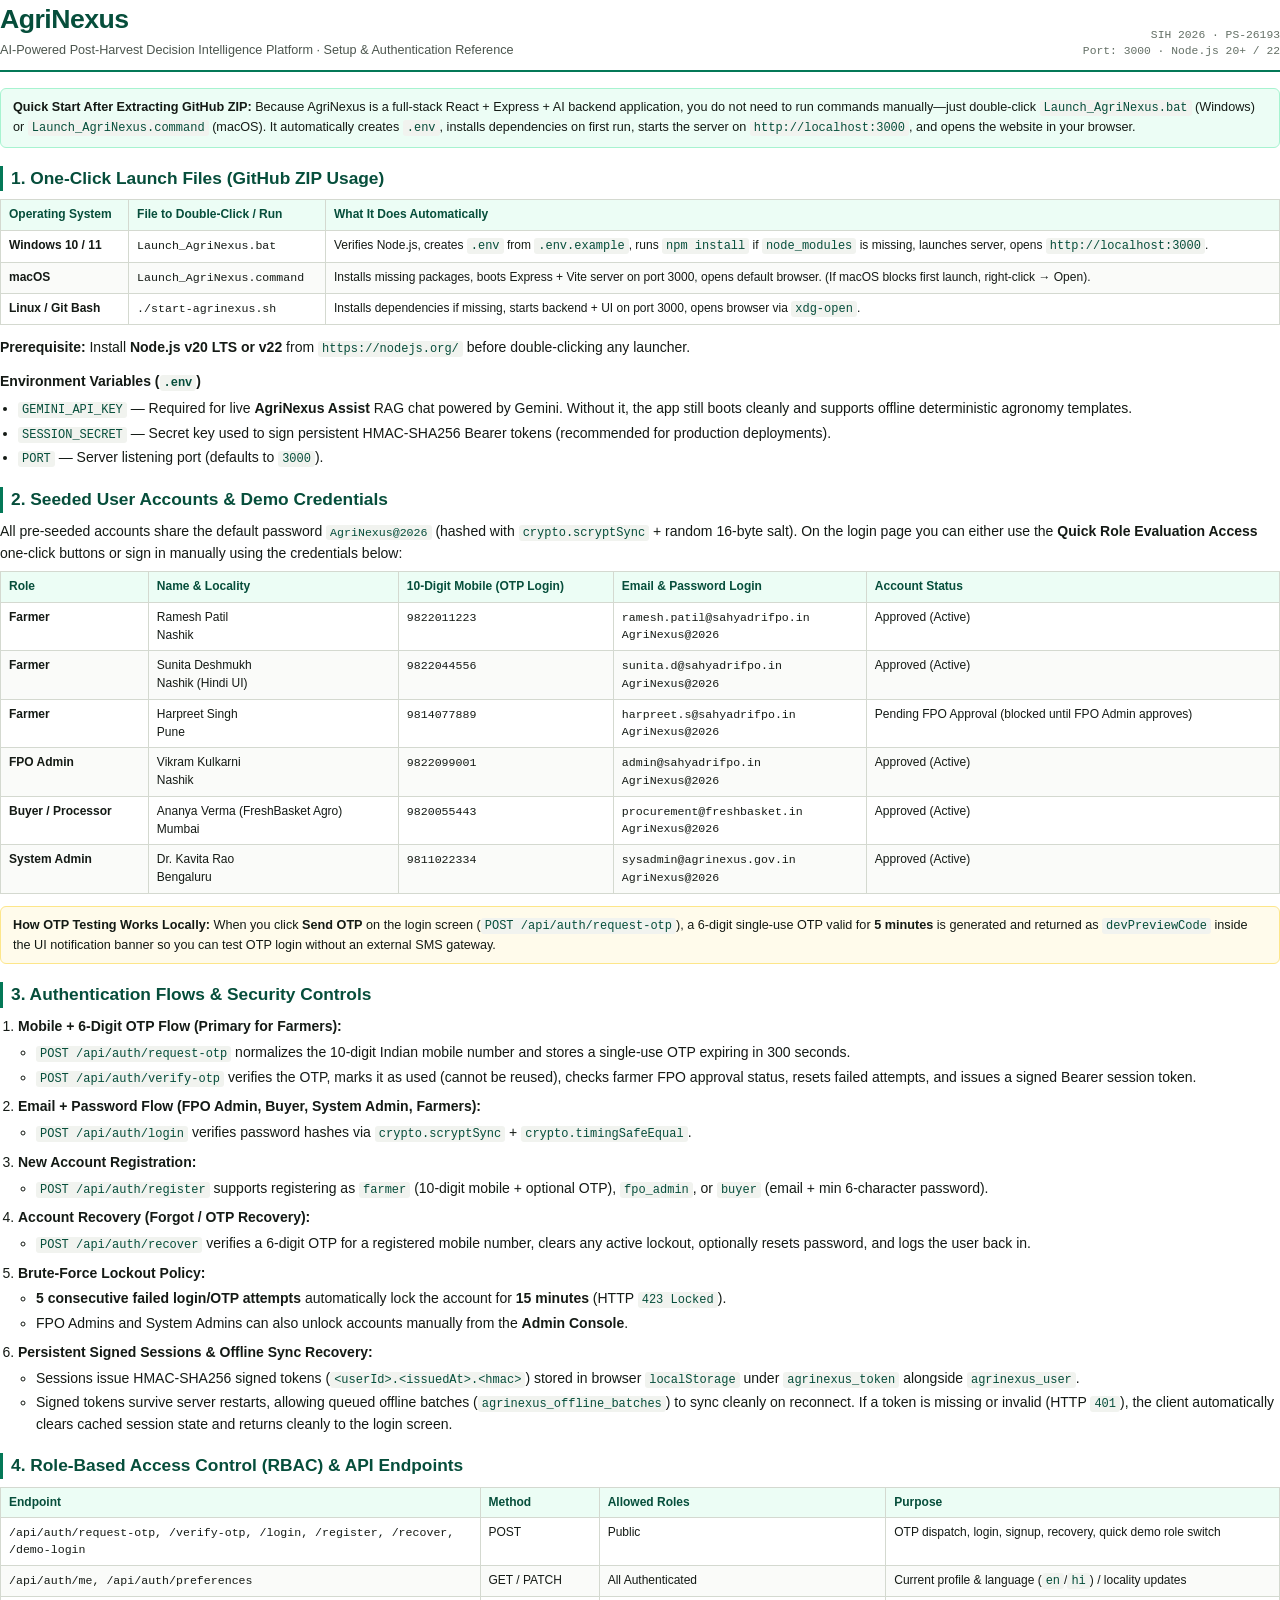
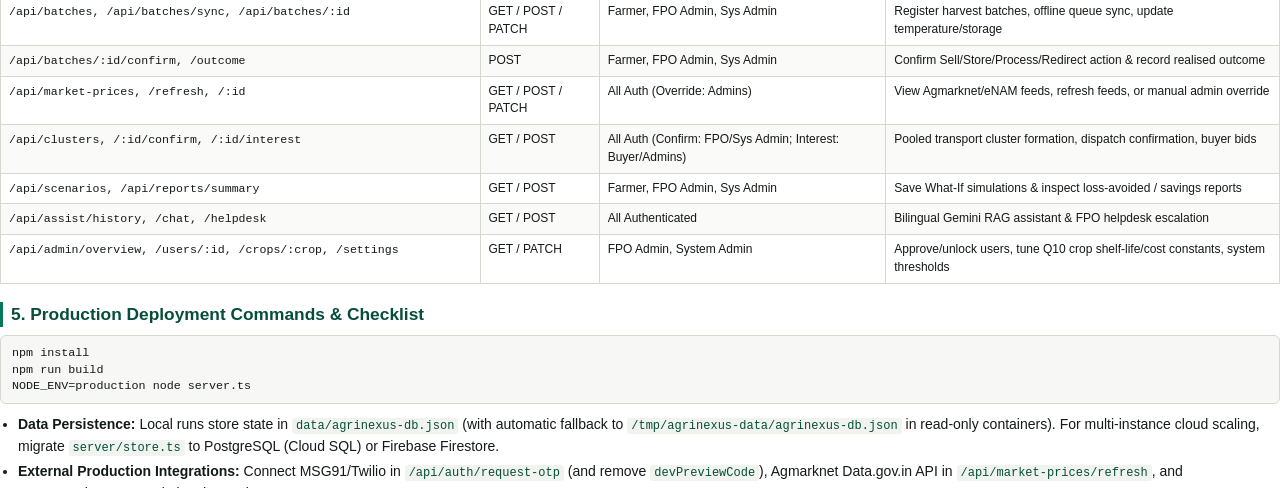
<file: .playwright-cli/guide.html>
<!doctype html>
<html lang="en">
<head>
<meta charset="UTF-8" />
<title>AgriNexus — Setup, 1-Click Launch & Authentication Guide</title>
<style>
  @page { size: A4; margin: 16mm 15mm 16mm 15mm; }
  * { box-sizing: border-box; }
  body {
    font-family: -apple-system, BlinkMacSystemFont, "Segoe UI", Roboto, Inter, Arial, sans-serif;
    color: #141A15;
    line-height: 1.48;
    font-size: 10.5pt;
    margin: 0;
    padding: 0;
  }
  .header {
    border-bottom: 2px solid #047857;
    padding-bottom: 10px;
    margin-bottom: 16px;
    display: flex;
    justify-content: space-between;
    align-items: flex-end;
  }
  .brand { font-size: 20pt; font-weight: 800; color: #064E3B; letter-spacing: -0.02em; }
  .subtitle { font-size: 9.5pt; color: #4B554D; margin-top: 2px; }
  .meta { font-size: 8.5pt; color: #647066; text-align: right; font-family: ui-monospace, monospace; }
  h2 {
    font-size: 13pt;
    font-weight: 700;
    color: #064E3B;
    border-left: 3px solid #047857;
    padding-left: 8px;
    margin: 18px 0 8px 0;
    page-break-after: avoid;
  }
  h3 {
    font-size: 10.5pt;
    font-weight: 700;
    color: #141A15;
    margin: 12px 0 4px 0;
    page-break-after: avoid;
  }
  p, ul, ol { margin: 5px 0 8px 0; }
  ul, ol { padding-left: 18px; }
  li { margin-bottom: 3px; }
  code {
    font-family: ui-monospace, SFMono-Regular, Menlo, Consolas, monospace;
    background: #F1F3EF;
    padding: 1px 4px;
    border-radius: 3px;
    font-size: 9pt;
    color: #064E3B;
  }
  pre {
    background: #F7F8F6;
    border: 1px solid #D4D9D0;
    border-radius: 6px;
    padding: 9px 11px;
    font-family: ui-monospace, SFMono-Regular, Menlo, Consolas, monospace;
    font-size: 8.8pt;
    line-height: 1.4;
    overflow-x: auto;
    margin: 6px 0 10px 0;
  }
  table {
    width: 100%;
    border-collapse: collapse;
    margin: 8px 0 12px 0;
    font-size: 9pt;
    page-break-inside: avoid;
  }
  th, td {
    border: 1px solid #D4D9D0;
    padding: 6px 8px;
    text-align: left;
    vertical-align: top;
  }
  th {
    background: #ECFDF5;
    color: #064E3B;
    font-weight: 700;
  }
  tr:nth-child(even) td { background: #FAFBF9; }
  .callout {
    background: #ECFDF5;
    border: 1px solid #A7F3D0;
    border-radius: 6px;
    padding: 9px 12px;
    margin: 8px 0 12px 0;
    font-size: 9.5pt;
  }
  .warn {
    background: #FFFBEB;
    border: 1px solid #FDE68A;
    border-radius: 6px;
    padding: 9px 12px;
    margin: 8px 0 12px 0;
    font-size: 9.5pt;
  }
  .page-break { page-break-before: always; }
  .mono { font-family: ui-monospace, monospace; font-size: 8.7pt; }
</style>
</head>
<body>

<div class="header">
  <div>
    <div class="brand">AgriNexus</div>
    <div class="subtitle">AI-Powered Post-Harvest Decision Intelligence Platform · Setup &amp; Authentication Reference</div>
  </div>
  <div class="meta">
    SIH 2026 · PS-26193<br/>
    Port: 3000 · Node.js 20+ / 22
  </div>
</div>

<div class="callout">
  <strong>Quick Start After Extracting GitHub ZIP:</strong> Because AgriNexus is a full-stack React + Express + AI backend application, you do not need to run commands manually—just double-click <code>Launch_AgriNexus.bat</code> (Windows) or <code>Launch_AgriNexus.command</code> (macOS). It automatically creates <code>.env</code>, installs dependencies on first run, starts the server on <code>http://localhost:3000</code>, and opens the website in your browser.
</div>

<h2>1. One-Click Launch Files (GitHub ZIP Usage)</h2>
<table>
  <thead>
    <tr>
      <th>Operating System</th>
      <th>File to Double-Click / Run</th>
      <th>What It Does Automatically</th>
    </tr>
  </thead>
  <tbody>
    <tr>
      <td><strong>Windows 10 / 11</strong></td>
      <td class="mono">Launch_AgriNexus.bat</td>
      <td>Verifies Node.js, creates <code>.env</code> from <code>.env.example</code>, runs <code>npm install</code> if <code>node_modules</code> is missing, launches server, opens <code>http://localhost:3000</code>.</td>
    </tr>
    <tr>
      <td><strong>macOS</strong></td>
      <td class="mono">Launch_AgriNexus.command</td>
      <td>Installs missing packages, boots Express + Vite server on port 3000, opens default browser. (If macOS blocks first launch, right-click &rarr; Open).</td>
    </tr>
    <tr>
      <td><strong>Linux / Git Bash</strong></td>
      <td class="mono">./start-agrinexus.sh</td>
      <td>Installs dependencies if missing, starts backend + UI on port 3000, opens browser via <code>xdg-open</code>.</td>
    </tr>
  </tbody>
</table>

<p><strong>Prerequisite:</strong> Install <strong>Node.js v20 LTS or v22</strong> from <code>https://nodejs.org/</code> before double-clicking any launcher.</p>

<h3>Environment Variables (<code>.env</code>)</h3>
<ul>
  <li><code>GEMINI_API_KEY</code> — Required for live <strong>AgriNexus Assist</strong> RAG chat powered by Gemini. Without it, the app still boots cleanly and supports offline deterministic agronomy templates.</li>
  <li><code>SESSION_SECRET</code> — Secret key used to sign persistent HMAC-SHA256 Bearer tokens (recommended for production deployments).</li>
  <li><code>PORT</code> — Server listening port (defaults to <code>3000</code>).</li>
</ul>

<h2>2. Seeded User Accounts &amp; Demo Credentials</h2>
<p>All pre-seeded accounts share the default password <code class="mono">AgriNexus@2026</code> (hashed with <code>crypto.scryptSync</code> + random 16-byte salt). On the login page you can either use the <strong>Quick Role Evaluation Access</strong> one-click buttons or sign in manually using the credentials below:</p>

<table>
  <thead>
    <tr>
      <th>Role</th>
      <th>Name &amp; Locality</th>
      <th>10-Digit Mobile (OTP Login)</th>
      <th>Email &amp; Password Login</th>
      <th>Account Status</th>
    </tr>
  </thead>
  <tbody>
    <tr>
      <td><strong>Farmer</strong></td>
      <td>Ramesh Patil<br/>Nashik</td>
      <td class="mono">9822011223</td>
      <td class="mono">ramesh.patil@sahyadrifpo.in<br/>AgriNexus@2026</td>
      <td>Approved (Active)</td>
    </tr>
    <tr>
      <td><strong>Farmer</strong></td>
      <td>Sunita Deshmukh<br/>Nashik (Hindi UI)</td>
      <td class="mono">9822044556</td>
      <td class="mono">sunita.d@sahyadrifpo.in<br/>AgriNexus@2026</td>
      <td>Approved (Active)</td>
    </tr>
    <tr>
      <td><strong>Farmer</strong></td>
      <td>Harpreet Singh<br/>Pune</td>
      <td class="mono">9814077889</td>
      <td class="mono">harpreet.s@sahyadrifpo.in<br/>AgriNexus@2026</td>
      <td>Pending FPO Approval (blocked until FPO Admin approves)</td>
    </tr>
    <tr>
      <td><strong>FPO Admin</strong></td>
      <td>Vikram Kulkarni<br/>Nashik</td>
      <td class="mono">9822099001</td>
      <td class="mono">admin@sahyadrifpo.in<br/>AgriNexus@2026</td>
      <td>Approved (Active)</td>
    </tr>
    <tr>
      <td><strong>Buyer / Processor</strong></td>
      <td>Ananya Verma (FreshBasket Agro)<br/>Mumbai</td>
      <td class="mono">9820055443</td>
      <td class="mono">procurement@freshbasket.in<br/>AgriNexus@2026</td>
      <td>Approved (Active)</td>
    </tr>
    <tr>
      <td><strong>System Admin</strong></td>
      <td>Dr. Kavita Rao<br/>Bengaluru</td>
      <td class="mono">9811022334</td>
      <td class="mono">sysadmin@agrinexus.gov.in<br/>AgriNexus@2026</td>
      <td>Approved (Active)</td>
    </tr>
  </tbody>
</table>

<div class="warn">
  <strong>How OTP Testing Works Locally:</strong> When you click <strong>Send OTP</strong> on the login screen (<code>POST /api/auth/request-otp</code>), a 6-digit single-use OTP valid for <strong>5 minutes</strong> is generated and returned as <code>devPreviewCode</code> inside the UI notification banner so you can test OTP login without an external SMS gateway.
</div>

<div class="page-break"></div>

<h2>3. Authentication Flows &amp; Security Controls</h2>
<ol>
  <li><strong>Mobile + 6-Digit OTP Flow (Primary for Farmers):</strong>
    <ul>
      <li><code>POST /api/auth/request-otp</code> normalizes the 10-digit Indian mobile number and stores a single-use OTP expiring in 300 seconds.</li>
      <li><code>POST /api/auth/verify-otp</code> verifies the OTP, marks it as used (cannot be reused), checks farmer FPO approval status, resets failed attempts, and issues a signed Bearer session token.</li>
    </ul>
  </li>
  <li><strong>Email + Password Flow (FPO Admin, Buyer, System Admin, Farmers):</strong>
    <ul>
      <li><code>POST /api/auth/login</code> verifies password hashes via <code>crypto.scryptSync</code> + <code>crypto.timingSafeEqual</code>.</li>
    </ul>
  </li>
  <li><strong>New Account Registration:</strong>
    <ul>
      <li><code>POST /api/auth/register</code> supports registering as <code>farmer</code> (10-digit mobile + optional OTP), <code>fpo_admin</code>, or <code>buyer</code> (email + min 6-character password).</li>
    </ul>
  </li>
  <li><strong>Account Recovery (Forgot / OTP Recovery):</strong>
    <ul>
      <li><code>POST /api/auth/recover</code> verifies a 6-digit OTP for a registered mobile number, clears any active lockout, optionally resets password, and logs the user back in.</li>
    </ul>
  </li>
  <li><strong>Brute-Force Lockout Policy:</strong>
    <ul>
      <li><strong>5 consecutive failed login/OTP attempts</strong> automatically lock the account for <strong>15 minutes</strong> (HTTP <code>423 Locked</code>).</li>
      <li>FPO Admins and System Admins can also unlock accounts manually from the <strong>Admin Console</strong>.</li>
    </ul>
  </li>
  <li><strong>Persistent Signed Sessions &amp; Offline Sync Recovery:</strong>
    <ul>
      <li>Sessions issue HMAC-SHA256 signed tokens (<code>&lt;userId&gt;.&lt;issuedAt&gt;.&lt;hmac&gt;</code>) stored in browser <code>localStorage</code> under <code>agrinexus_token</code> alongside <code>agrinexus_user</code>.</li>
      <li>Signed tokens survive server restarts, allowing queued offline batches (<code>agrinexus_offline_batches</code>) to sync cleanly on reconnect. If a token is missing or invalid (HTTP <code>401</code>), the client automatically clears cached session state and returns cleanly to the login screen.</li>
    </ul>
  </li>
</ol>

<h2>4. Role-Based Access Control (RBAC) &amp; API Endpoints</h2>
<table>
  <thead>
    <tr>
      <th>Endpoint</th>
      <th>Method</th>
      <th>Allowed Roles</th>
      <th>Purpose</th>
    </tr>
  </thead>
  <tbody>
    <tr>
      <td class="mono">/api/auth/request-otp, /verify-otp, /login, /register, /recover, /demo-login</td>
      <td>POST</td>
      <td>Public</td>
      <td>OTP dispatch, login, signup, recovery, quick demo role switch</td>
    </tr>
    <tr>
      <td class="mono">/api/auth/me, /api/auth/preferences</td>
      <td>GET / PATCH</td>
      <td>All Authenticated</td>
      <td>Current profile &amp; language (<code>en</code>/<code>hi</code>) / locality updates</td>
    </tr>
    <tr>
      <td class="mono">/api/batches, /api/batches/sync, /api/batches/:id</td>
      <td>GET / POST / PATCH</td>
      <td>Farmer, FPO Admin, Sys Admin</td>
      <td>Register harvest batches, offline queue sync, update temperature/storage</td>
    </tr>
    <tr>
      <td class="mono">/api/batches/:id/confirm, /outcome</td>
      <td>POST</td>
      <td>Farmer, FPO Admin, Sys Admin</td>
      <td>Confirm Sell/Store/Process/Redirect action &amp; record realised outcome</td>
    </tr>
    <tr>
      <td class="mono">/api/market-prices, /refresh, /:id</td>
      <td>GET / POST / PATCH</td>
      <td>All Auth (Override: Admins)</td>
      <td>View Agmarknet/eNAM feeds, refresh feeds, or manual admin override</td>
    </tr>
    <tr>
      <td class="mono">/api/clusters, /:id/confirm, /:id/interest</td>
      <td>GET / POST</td>
      <td>All Auth (Confirm: FPO/Sys Admin; Interest: Buyer/Admins)</td>
      <td>Pooled transport cluster formation, dispatch confirmation, buyer bids</td>
    </tr>
    <tr>
      <td class="mono">/api/scenarios, /api/reports/summary</td>
      <td>GET / POST</td>
      <td>Farmer, FPO Admin, Sys Admin</td>
      <td>Save What-If simulations &amp; inspect loss-avoided / savings reports</td>
    </tr>
    <tr>
      <td class="mono">/api/assist/history, /chat, /helpdesk</td>
      <td>GET / POST</td>
      <td>All Authenticated</td>
      <td>Bilingual Gemini RAG assistant &amp; FPO helpdesk escalation</td>
    </tr>
    <tr>
      <td class="mono">/api/admin/overview, /users/:id, /crops/:crop, /settings</td>
      <td>GET / PATCH</td>
      <td>FPO Admin, System Admin</td>
      <td>Approve/unlock users, tune Q10 crop shelf-life/cost constants, system thresholds</td>
    </tr>
  </tbody>
</table>

<h2>5. Production Deployment Commands &amp; Checklist</h2>
<pre>npm install
npm run build
NODE_ENV=production node server.ts</pre>
<ul>
  <li><strong>Data Persistence:</strong> Local runs store state in <code>data/agrinexus-db.json</code> (with automatic fallback to <code>/tmp/agrinexus-data/agrinexus-db.json</code> in read-only containers). For multi-instance cloud scaling, migrate <code>server/store.ts</code> to PostgreSQL (Cloud SQL) or Firebase Firestore.</li>
  <li><strong>External Production Integrations:</strong> Connect MSG91/Twilio in <code>/api/auth/request-otp</code> (and remove <code>devPreviewCode</code>), Agmarknet Data.gov.in API in <code>/api/market-prices/refresh</code>, and OpenWeatherMap API in batch creation.</li>
</ul>

</body>
</html>
</file>
